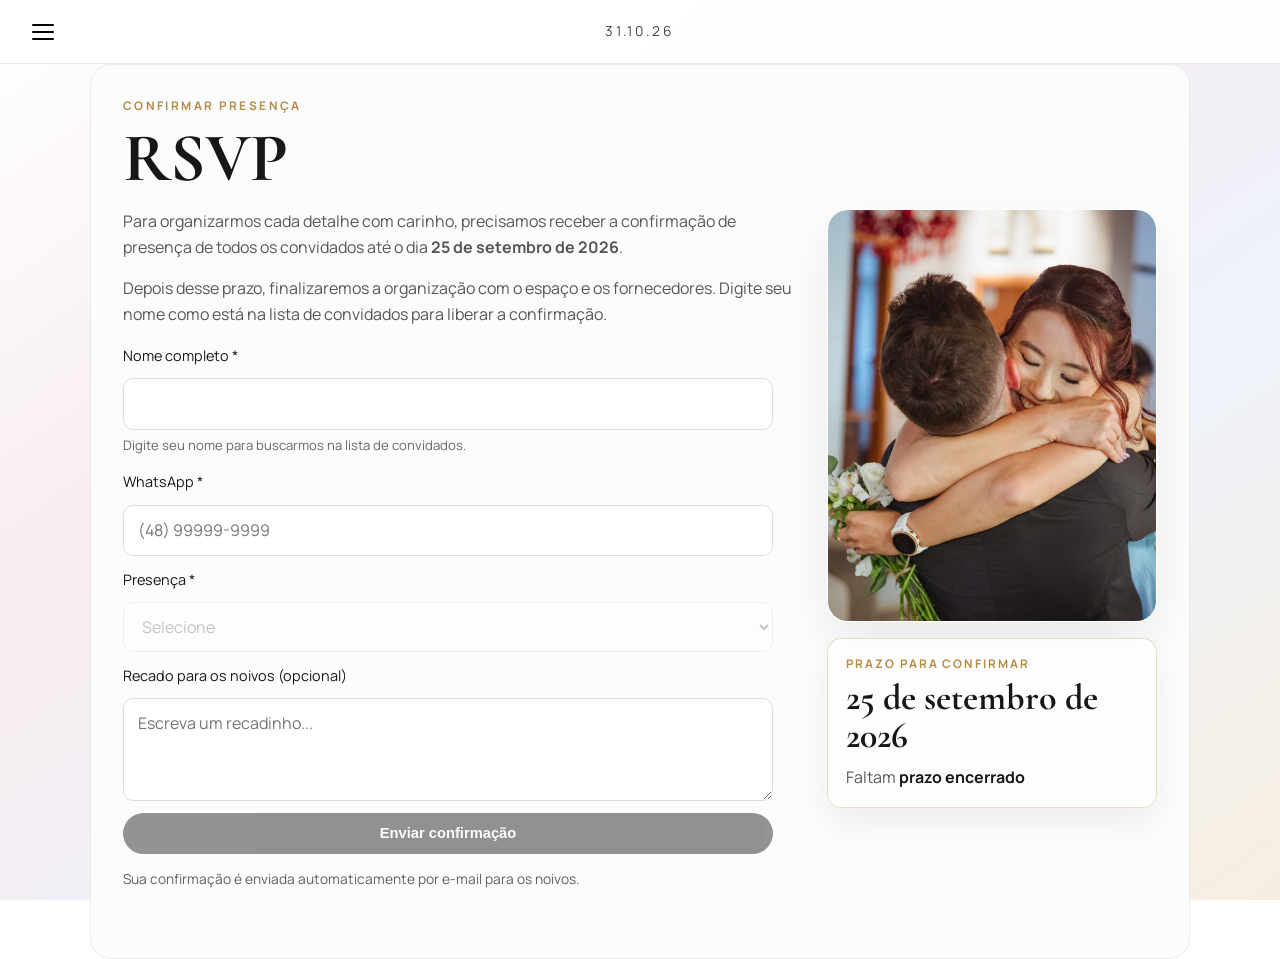
<file: confirmar-presenca.html>
<!doctype html>
<html lang="pt-BR">
  <head>
    <meta charset="UTF-8" />
    <meta name="viewport" content="width=device-width, initial-scale=1.0" />
    <title>Confirmar presença | Simone e Richard</title>
    <link rel="icon" type="image/png" href="assets/images/favicon-monograma-circulo.png" />
    <link rel="preconnect" href="https://fonts.googleapis.com" />
    <link rel="preconnect" href="https://fonts.gstatic.com" crossorigin />
    <link href="https://fonts.googleapis.com/css2?family=Allura&family=Cormorant+Garamond:wght@400;500;600;700&family=Manrope:wght@400;500;600;700&display=swap" rel="stylesheet" />
    <link rel="stylesheet" href="styles.css?v=20260820-6" />
  </head>
  <body>
    <header class="topbar"><button class="menu-toggle" id="menu-toggle" type="button" aria-label="Abrir menu" aria-controls="site-menu" aria-expanded="false"><span></span><span></span><span></span></button><a class="topbar-date" href="index.html">31.10.26</a><span class="topbar-spacer" aria-hidden="true"></span></header>
    <div class="menu-overlay" id="menu-overlay"></div>
    <aside class="side-menu" id="site-menu" aria-hidden="true"><div class="side-menu-head"><p>Menu</p><button id="menu-close" type="button" class="menu-close" aria-label="Fechar menu">Fechar</button></div><nav class="side-nav"><a href="nossa-historia.html">Nossa história</a><a href="endereco.html">Endereço</a><a href="cronograma-casamento.html">Cronograma do casamento</a><a href="confirmar-presenca.html" aria-current="page">Confirmar presença</a><a href="dress-code.html">Dress Code</a><a href="lista-presentes.html">Lista de presentes</a><a href="hospedagem-salao.html">Hospedagem e salão</a></nav></aside>
    <main class="detail-main">
      <section class="section rsvp detail-section">
        <p class="eyebrow">Confirmar presença</p>
        <h1>RSVP</h1>
        <div class="rsvp-layout">
          <div class="rsvp-content">
            <p class="intro">
              Para organizarmos cada detalhe com carinho, precisamos receber a
              confirmação de presença de todos os convidados até o dia
              <strong>25 de setembro de 2026</strong>.
            </p>
            <p class="intro">
              Depois desse prazo, finalizaremos a organização com o espaço e os
              fornecedores. Digite seu nome como está na lista de convidados para
              liberar a confirmação.
            </p>
            <form id="rsvp-form" class="rsvp-form">
              <label for="guest-name">Nome completo *</label>
              <input id="guest-name" name="guestName" type="text" autocomplete="name" required />
              <p id="guest-match-feedback" class="field-hint" role="status" aria-live="polite">Digite seu nome para buscarmos na lista de convidados.</p>
              <input id="matched-guest-name" name="matchedGuestName" type="hidden" />
              <label for="guest-whatsapp">WhatsApp *</label>
              <input id="guest-whatsapp" name="whatsapp" type="tel" autocomplete="tel" placeholder="(48) 99999-9999" required />
              <label for="guest-presence">Presença *</label>
              <select id="guest-presence" name="presence" required disabled><option value="">Selecione</option><option value="sim">Sim, vou comemorar com vocês!</option><option value="nao">Não poderei comparecer</option></select>
              <label for="guest-message">Recado para os noivos (opcional)</label>
              <textarea id="guest-message" name="message" rows="3" placeholder="Escreva um recadinho..."></textarea>
              <button type="submit" class="btn btn-primary" id="rsvp-submit" disabled>Enviar confirmação</button>
              <p class="rsvp-note">Sua confirmação é enviada automaticamente por e-mail para os noivos.</p>
              <p id="rsvp-feedback" class="feedback" role="status" aria-live="polite"></p>
            </form>
          </div>
          <div class="rsvp-side">
            <figure class="detail-side-photo rsvp-photo reveal delay-1">
              <img src="assets/images/confirmar-presenca.jpg" alt="Simone abraçando Richard" />
            </figure>
            <div class="rsvp-deadline" aria-label="Prazo para confirmação de presença">
              <span>Prazo para confirmar</span>
              <strong>25 de setembro de 2026</strong>
              <p>Faltam <b id="rsvp-deadline-countdown">carregando...</b></p>
            </div>
          </div>
        </div>
      </section>
    </main>
    <script src="script.js?v=20260820-6"></script>
  </body>
</html>
</file>
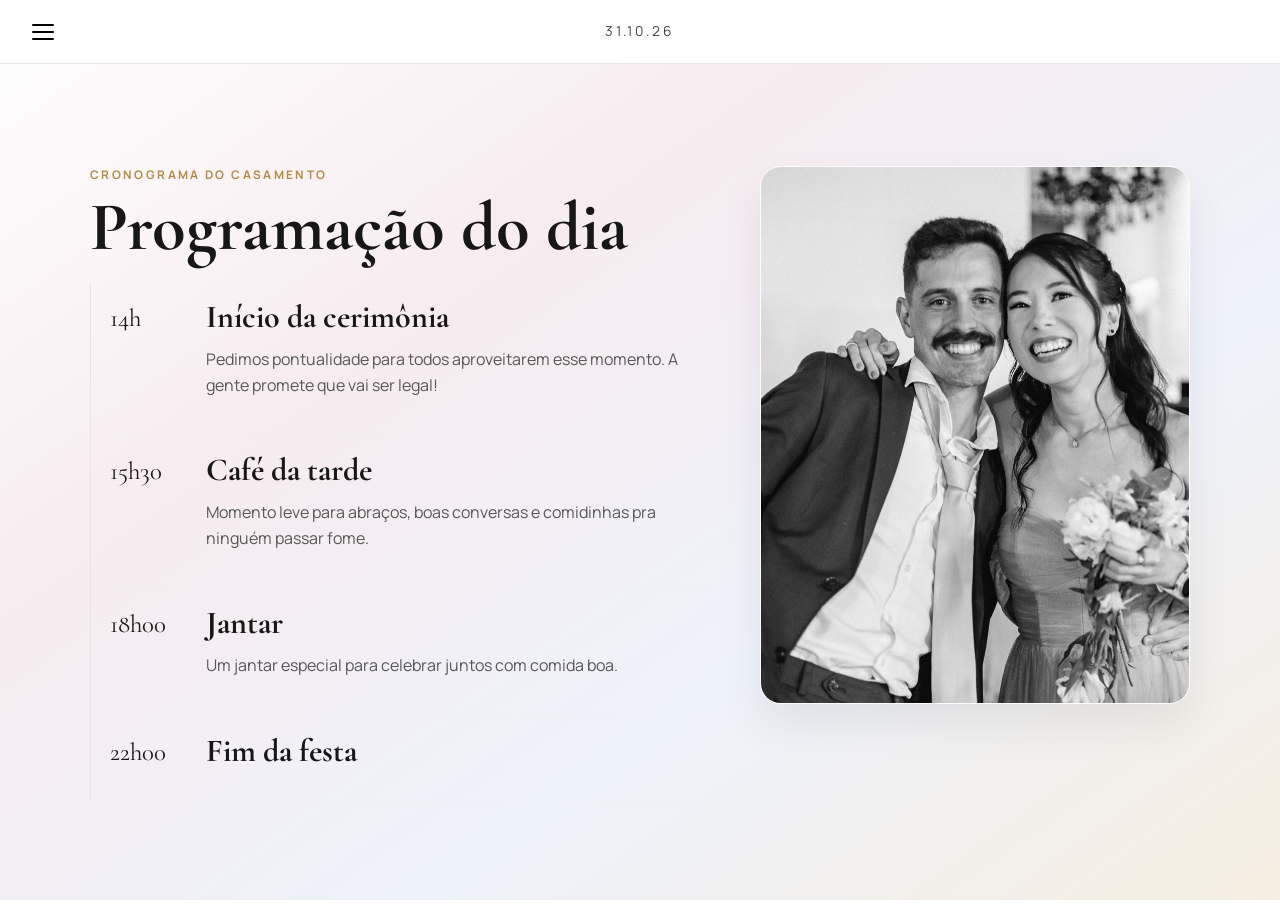
<file: cronograma-casamento.html>
<!doctype html>
<html lang="pt-BR">
  <head>
    <meta charset="UTF-8" />
    <meta name="viewport" content="width=device-width, initial-scale=1.0" />
    <title>Cronograma | Simone e Richard</title>
    <link rel="icon" type="image/png" href="assets/images/favicon-monograma-circulo.png" />
    <link rel="preconnect" href="https://fonts.googleapis.com" />
    <link rel="preconnect" href="https://fonts.gstatic.com" crossorigin />
    <link href="https://fonts.googleapis.com/css2?family=Allura&family=Cormorant+Garamond:wght@400;500;600;700&family=Manrope:wght@400;500;600;700&display=swap" rel="stylesheet" />
    <link rel="stylesheet" href="styles.css?v=20260820-6" />
  </head>
  <body>
    <header class="topbar"><button class="menu-toggle" id="menu-toggle" type="button" aria-label="Abrir menu" aria-controls="site-menu" aria-expanded="false"><span></span><span></span><span></span></button><a class="topbar-date" href="index.html">31.10.26</a><span class="topbar-spacer" aria-hidden="true"></span></header>
    <div class="menu-overlay" id="menu-overlay"></div>
    <aside class="side-menu" id="site-menu" aria-hidden="true"><div class="side-menu-head"><p>Menu</p><button id="menu-close" type="button" class="menu-close" aria-label="Fechar menu">Fechar</button></div><nav class="side-nav"><a href="nossa-historia.html">Nossa história</a><a href="endereco.html">Endereço</a><a href="cronograma-casamento.html" aria-current="page">Cronograma do casamento</a><a href="confirmar-presenca.html">Confirmar presença</a><a href="dress-code.html">Dress Code</a><a href="lista-presentes.html">Lista de presentes</a><a href="hospedagem-salao.html">Hospedagem e salão</a></nav></aside>
    <main class="detail-main">
      <section class="section detail-section">
        <div class="detail-visual-layout">
          <div>
            <p class="eyebrow">Cronograma do casamento</p>
            <h1>Programação do dia</h1>
            <div class="timeline">
              <article class="timeline-item reveal"><span class="timeline-time">14h</span><div><h3>Início da cerimônia</h3><p>Pedimos pontualidade para todos aproveitarem esse momento. A gente promete que vai ser legal!</p></div></article>
              <article class="timeline-item reveal"><span class="timeline-time">15h30</span><div><h3>Café da tarde</h3><p>Momento leve para abraços, boas conversas e comidinhas pra ninguém passar fome.</p></div></article>
              <article class="timeline-item reveal"><span class="timeline-time">18h00</span><div><h3>Jantar</h3><p>Um jantar especial para celebrar juntos com comida boa.</p></div></article>
              <article class="timeline-item reveal"><span class="timeline-time">22h00</span><div><h3>Fim da festa</h3></div></article>
            </div>
          </div>
          <figure class="detail-side-photo reveal delay-1">
            <img src="assets/images/cronograma.jpg" alt="Simone e Richard sorrindo no casamento civil" />
          </figure>
        </div>
      </section>
    </main>
    <script src="script.js?v=20260820-6"></script>
  </body>
</html>
</file>
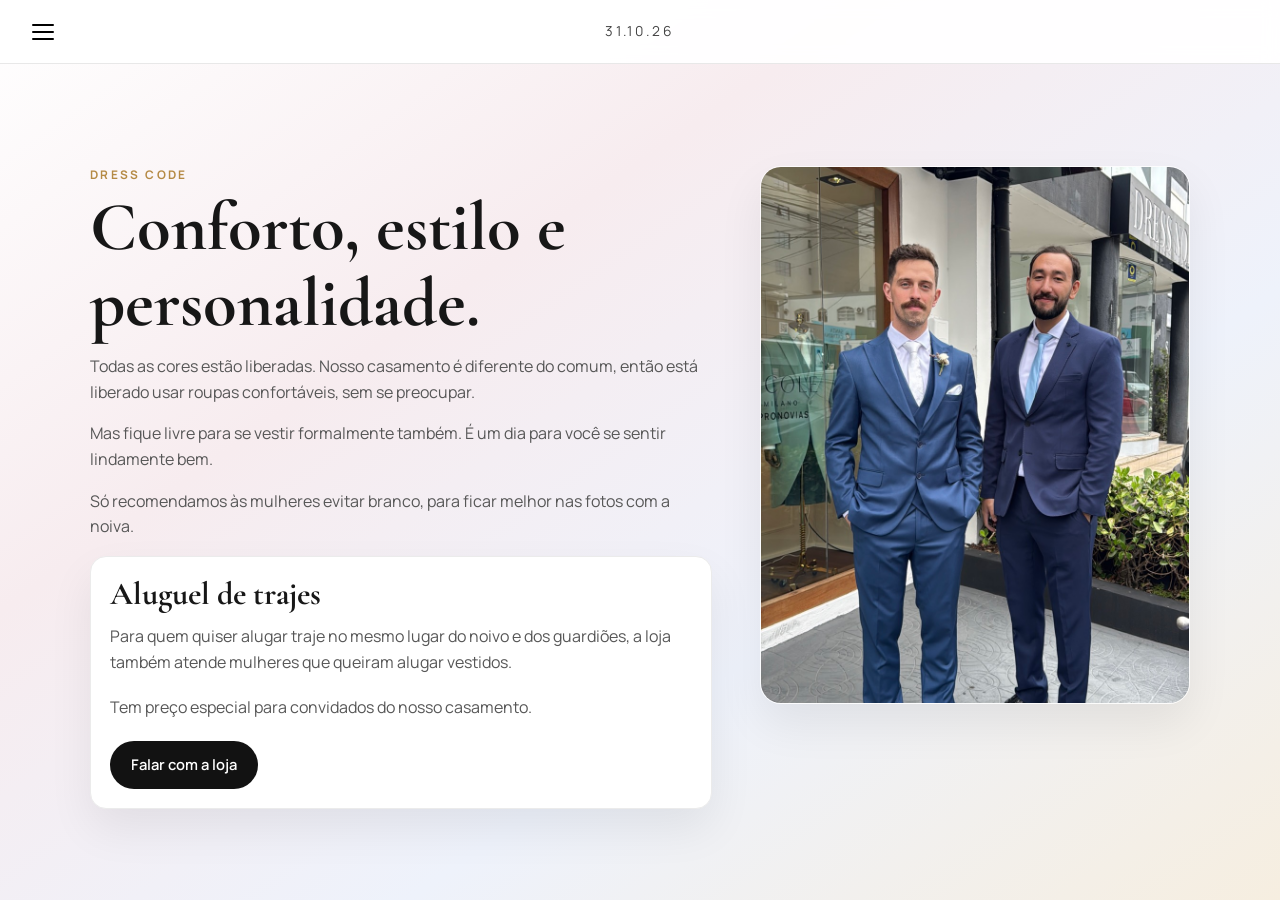
<file: dress-code.html>
<!doctype html>
<html lang="pt-BR">
  <head>
    <meta charset="UTF-8" />
    <meta name="viewport" content="width=device-width, initial-scale=1.0" />
    <title>Dress Code | Simone e Richard</title>
    <link rel="icon" type="image/png" href="assets/images/favicon-monograma-circulo.png" />
    <link rel="preconnect" href="https://fonts.googleapis.com" />
    <link rel="preconnect" href="https://fonts.gstatic.com" crossorigin />
    <link href="https://fonts.googleapis.com/css2?family=Allura&family=Cormorant+Garamond:wght@400;500;600;700&family=Manrope:wght@400;500;600;700&display=swap" rel="stylesheet" />
    <link rel="stylesheet" href="styles.css?v=20260820-6" />
  </head>
  <body>
    <header class="topbar"><button class="menu-toggle" id="menu-toggle" type="button" aria-label="Abrir menu" aria-controls="site-menu" aria-expanded="false"><span></span><span></span><span></span></button><a class="topbar-date" href="index.html">31.10.26</a><span class="topbar-spacer" aria-hidden="true"></span></header>
    <div class="menu-overlay" id="menu-overlay"></div>
    <aside class="side-menu" id="site-menu" aria-hidden="true"><div class="side-menu-head"><p>Menu</p><button id="menu-close" type="button" class="menu-close" aria-label="Fechar menu">Fechar</button></div><nav class="side-nav"><a href="nossa-historia.html">Nossa história</a><a href="endereco.html">Endereço</a><a href="cronograma-casamento.html">Cronograma do casamento</a><a href="confirmar-presenca.html">Confirmar presença</a><a href="dress-code.html" aria-current="page">Dress Code</a><a href="lista-presentes.html">Lista de presentes</a><a href="hospedagem-salao.html">Hospedagem e salão</a></nav></aside>
    <main class="detail-main">
      <section class="section detail-section">
        <div class="detail-visual-layout">
          <div>
            <p class="eyebrow">Dress Code</p>
            <h1>Conforto, estilo e personalidade.</h1>
            <p class="intro">Todas as cores estão liberadas. Nosso casamento é diferente do comum, então está liberado usar roupas confortáveis, sem se preocupar.</p>
            <p class="intro">Mas fique livre para se vestir formalmente também. É um dia para você se sentir lindamente bem.</p>
            <p class="intro">Só recomendamos às mulheres evitar branco, para ficar melhor nas fotos com a noiva.</p>
            <div class="suggestion-card reveal">
              <h3>Aluguel de trajes</h3>
              <p>Para quem quiser alugar traje no mesmo lugar do noivo e dos guardiões, a loja também atende mulheres que queiram alugar vestidos.</p>
              <p>Tem preço especial para convidados do nosso casamento.</p>
              <a class="btn btn-primary" href="https://linktr.ee/udmaia?utm_source=ig&utm_medium=social&utm_content=link_in_bio&fbclid=PAZXh0bgNhZW0CMTEAc3J0YwZhcHBfaWQPOTM2NjE5NzQzMzkyNDU5AAGnSmkcojsD9ShlM8pETC1nVj4lwMAaf70Ji_bJ6DERRJgyF4ToR3qTTm9icC8_aem_R0qc6yZ84LE1DGCnrAZe1A" target="_blank" rel="noopener">Falar com a loja</a>
            </div>
          </div>
          <figure class="detail-side-photo reveal delay-1">
            <img src="assets/images/loja-trajes.jpg" alt="Richard e guardião com trajes alugados" />
          </figure>
        </div>
      </section>
    </main>
    <script src="script.js?v=20260820-6"></script>
  </body>
</html>
</file>
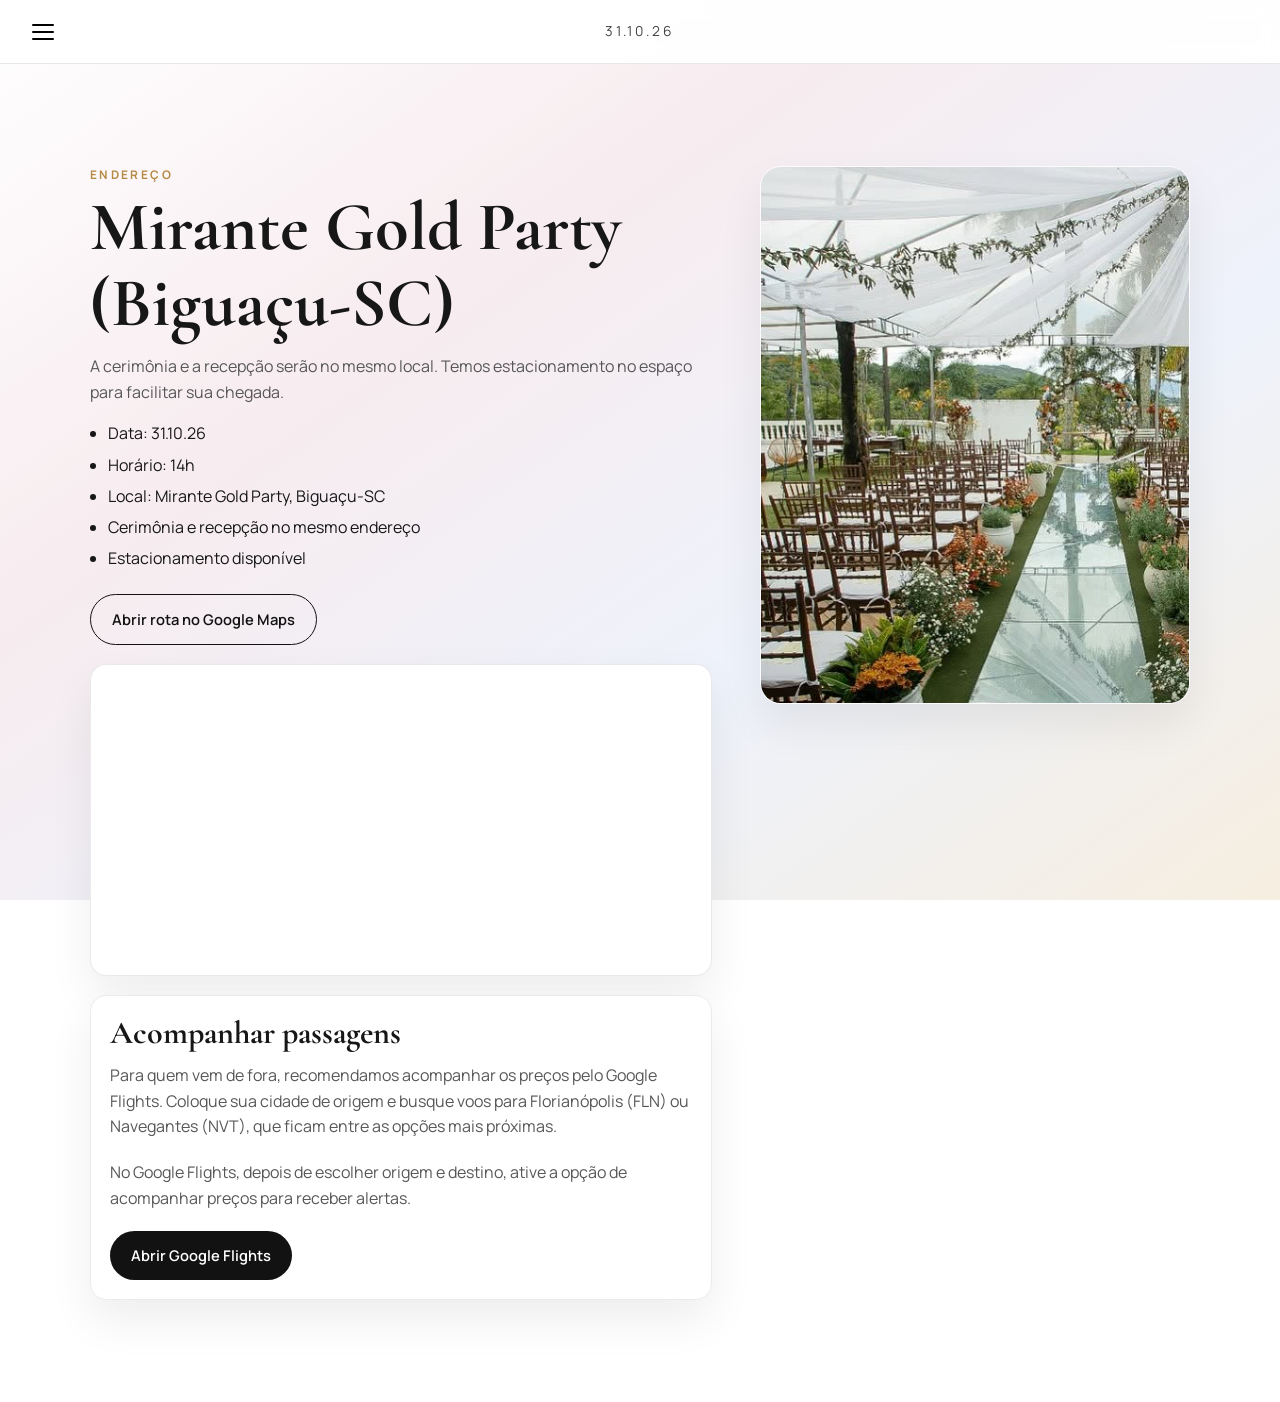
<file: endereco.html>
<!doctype html>
<html lang="pt-BR">
  <head>
    <meta charset="UTF-8" />
    <meta name="viewport" content="width=device-width, initial-scale=1.0" />
    <title>Endereço | Simone e Richard</title>
    <link rel="icon" type="image/png" href="assets/images/favicon-monograma-circulo.png" />
    <link rel="preconnect" href="https://fonts.googleapis.com" />
    <link rel="preconnect" href="https://fonts.gstatic.com" crossorigin />
    <link href="https://fonts.googleapis.com/css2?family=Allura&family=Cormorant+Garamond:wght@400;500;600;700&family=Manrope:wght@400;500;600;700&display=swap" rel="stylesheet" />
    <link rel="stylesheet" href="styles.css?v=20260820-6" />
  </head>
  <body>
    <header class="topbar">
      <button class="menu-toggle" id="menu-toggle" type="button" aria-label="Abrir menu" aria-controls="site-menu" aria-expanded="false"><span></span><span></span><span></span></button>
      <a class="topbar-date" href="index.html">31.10.26</a>
      <span class="topbar-spacer" aria-hidden="true"></span>
    </header>
    <div class="menu-overlay" id="menu-overlay"></div>
    <aside class="side-menu" id="site-menu" aria-hidden="true">
      <div class="side-menu-head"><p>Menu</p><button id="menu-close" type="button" class="menu-close" aria-label="Fechar menu">Fechar</button></div>
      <nav class="side-nav">
        <a href="nossa-historia.html">Nossa história</a>
        <a href="endereco.html" aria-current="page">Endereço</a>
        <a href="cronograma-casamento.html">Cronograma do casamento</a>
        <a href="confirmar-presenca.html">Confirmar presença</a>
        <a href="dress-code.html">Dress Code</a>
        <a href="lista-presentes.html">Lista de presentes</a>
        <a href="hospedagem-salao.html">Hospedagem e salão</a>
      </nav>
    </aside>
    <main class="detail-main">
      <section class="section detail-section">
        <div class="address-layout">
          <div class="address-content">
            <p class="eyebrow">Endereço</p>
            <h1>Mirante Gold Party (Biguaçu-SC)</h1>
            <p class="intro">A cerimônia e a recepção serão no mesmo local. Temos estacionamento no espaço para facilitar sua chegada.</p>
            <ul class="details-list">
              <li>Data: 31.10.26</li>
              <li>Horário: 14h</li>
              <li>Local: Mirante Gold Party, Biguaçu-SC</li>
              <li>Cerimônia e recepção no mesmo endereço</li>
              <li>Estacionamento disponível</li>
            </ul>
            <a class="btn btn-outline" href="https://www.google.com/maps/search/?api=1&query=Mirante+Gold+Party+Bigua%C3%A7u+SC" target="_blank" rel="noopener noreferrer">Abrir rota no Google Maps</a>
            <div class="map-card reveal">
              <iframe
                title="Mapa do Mirante Gold Party"
                src="https://www.google.com/maps?q=Mirante%20Gold%20Party%20Bigua%C3%A7u%20SC&output=embed"
                loading="lazy"
                referrerpolicy="no-referrer-when-downgrade"
                allowfullscreen
              ></iframe>
            </div>
            <div class="suggestion-card reveal travel-card">
              <h3>Acompanhar passagens</h3>
              <p>Para quem vem de fora, recomendamos acompanhar os preços pelo Google Flights. Coloque sua cidade de origem e busque voos para Florianópolis (FLN) ou Navegantes (NVT), que ficam entre as opções mais próximas.</p>
              <p>No Google Flights, depois de escolher origem e destino, ative a opção de acompanhar preços para receber alertas.</p>
              <a class="btn btn-primary" href="https://www.google.com/travel/flights" target="_blank" rel="noopener noreferrer">Abrir Google Flights</a>
            </div>
          </div>
          <figure class="address-photo reveal delay-1">
            <img src="assets/images/mirante.jpg" alt="Área da cerimônia no Mirante Gold Party" />
          </figure>
        </div>
      </section>
    </main>
    <script src="script.js?v=20260820-6"></script>
  </body>
</html>
</file>
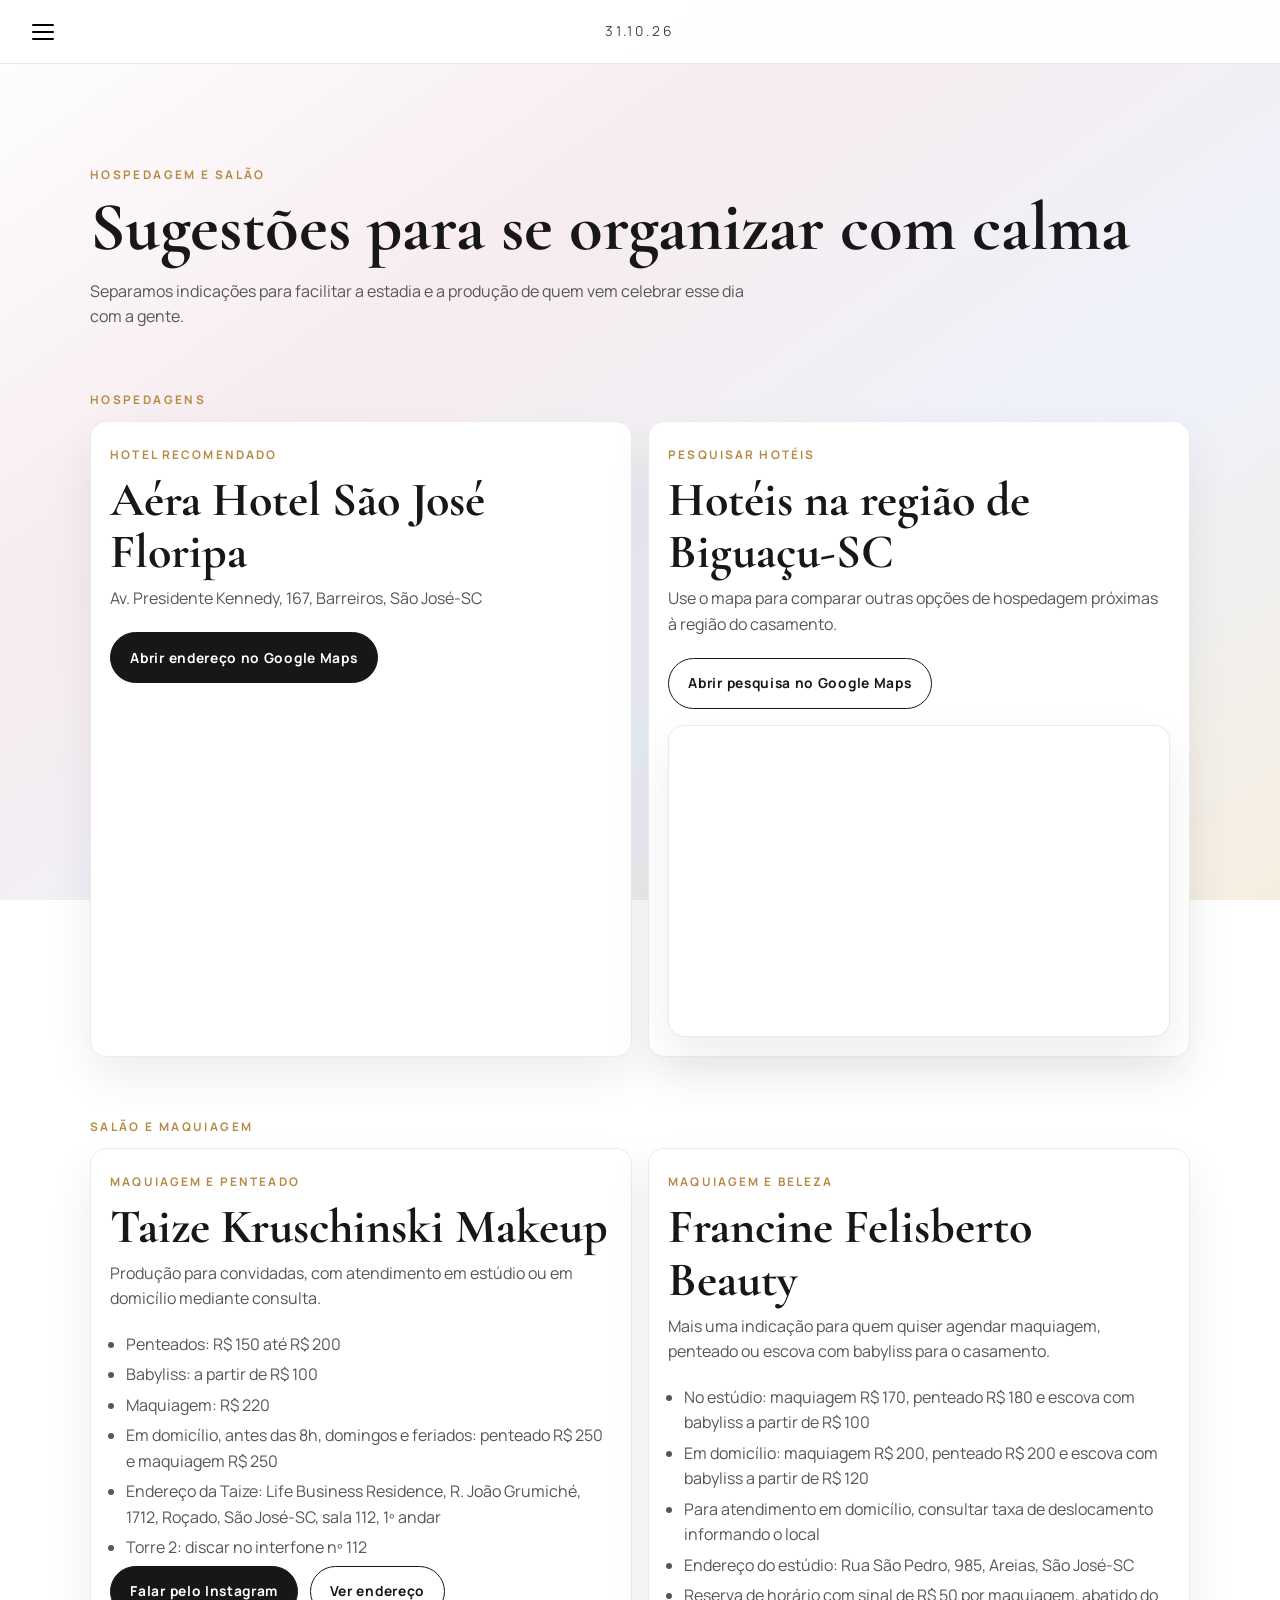
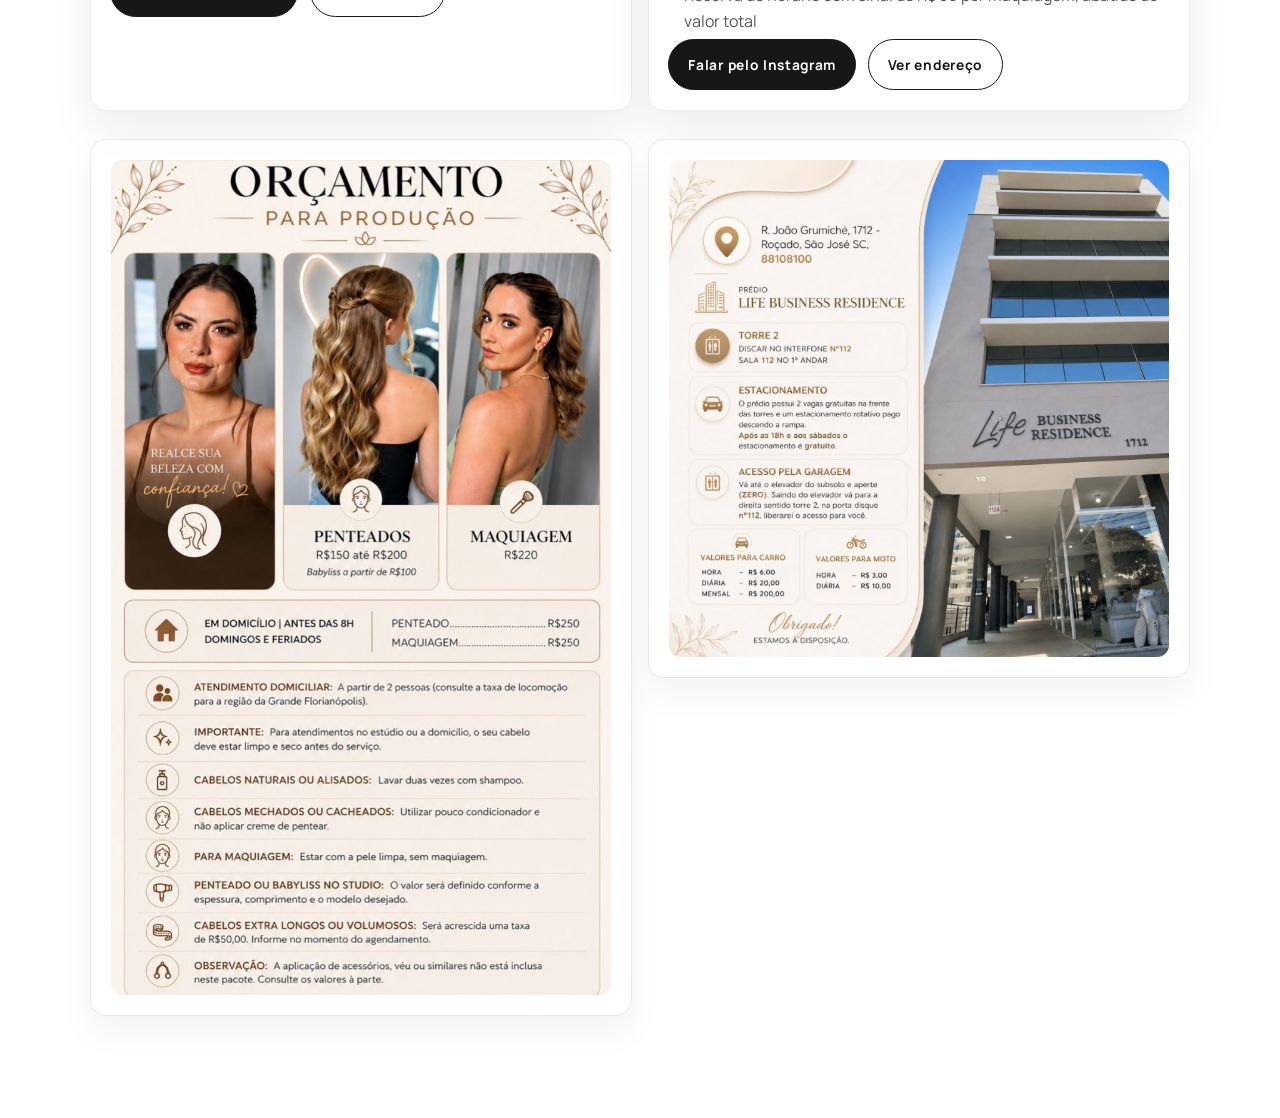
<file: hospedagem-salao.html>
<!doctype html>
<html lang="pt-BR">
  <head>
    <meta charset="UTF-8" />
    <meta name="viewport" content="width=device-width, initial-scale=1.0" />
    <title>Hospedagem e salão | Simone e Richard</title>
    <link rel="icon" type="image/png" href="assets/images/favicon-monograma-circulo.png" />
    <link rel="preconnect" href="https://fonts.googleapis.com" />
    <link rel="preconnect" href="https://fonts.gstatic.com" crossorigin />
    <link href="https://fonts.googleapis.com/css2?family=Allura&family=Cormorant+Garamond:wght@400;500;600;700&family=Manrope:wght@400;500;600;700&display=swap" rel="stylesheet" />
    <link rel="stylesheet" href="styles.css?v=20260820-6" />
  </head>
  <body>
    <header class="topbar"><button class="menu-toggle" id="menu-toggle" type="button" aria-label="Abrir menu" aria-controls="site-menu" aria-expanded="false"><span></span><span></span><span></span></button><a class="topbar-date" href="index.html">31.10.26</a><span class="topbar-spacer" aria-hidden="true"></span></header>
    <div class="menu-overlay" id="menu-overlay"></div>
    <aside class="side-menu" id="site-menu" aria-hidden="true"><div class="side-menu-head"><p>Menu</p><button id="menu-close" type="button" class="menu-close" aria-label="Fechar menu">Fechar</button></div><nav class="side-nav"><a href="nossa-historia.html">Nossa história</a><a href="endereco.html">Endereço</a><a href="cronograma-casamento.html">Cronograma do casamento</a><a href="confirmar-presenca.html">Confirmar presença</a><a href="dress-code.html">Dress Code</a><a href="lista-presentes.html">Lista de presentes</a><a href="hospedagem-salao.html" aria-current="page">Hospedagem e salão</a></nav></aside>
    <main class="detail-main">
      <section class="section suggestions detail-section">
        <p class="eyebrow">Hospedagem e salão</p>
        <h1>Sugestões para se organizar com calma</h1>
        <p class="intro">Separamos indicações para facilitar a estadia e a produção de quem vem celebrar esse dia com a gente.</p>
        <section class="suggestion-group">
          <p class="eyebrow">Hospedagens</p>
          <div class="suggestions-grid lodging-grid">
            <article class="suggestion-card">
              <span>Hotel recomendado</span>
              <h2>Aéra Hotel São José Floripa</h2>
              <p>Av. Presidente Kennedy, 167, Barreiros, São José-SC</p>
              <a class="button-link" href="https://maps.app.goo.gl/CDZ7LQKU2SyofwrL6?g_st=iw" target="_blank" rel="noopener">Abrir endereço no Google Maps</a>
            </article>
            <article class="suggestion-card map-suggestion-card">
              <span>Pesquisar hotéis</span>
              <h2>Hotéis na região de Biguaçu-SC</h2>
              <p>Use o mapa para comparar outras opções de hospedagem próximas à região do casamento.</p>
              <a class="button-link button-link-ghost" href="https://www.google.com/maps/search/Hotel+Bigua%C3%A7u+Santa+Catarina" target="_blank" rel="noopener">Abrir pesquisa no Google Maps</a>
              <div class="map-card">
                <iframe
                  title="Pesquisa de hotéis em Biguaçu-SC"
                  src="https://www.google.com/maps?q=Hotel%20Bigua%C3%A7u%20Santa%20Catarina&output=embed"
                  loading="lazy"
                  referrerpolicy="no-referrer-when-downgrade"
                  allowfullscreen
                ></iframe>
              </div>
            </article>
          </div>
        </section>
        <section class="suggestion-group">
          <p class="eyebrow">Salão e maquiagem</p>
          <div class="suggestions-grid beauty-grid">
            <article class="suggestion-card">
              <span>Maquiagem e penteado</span>
              <h2>Taize Kruschinski Makeup</h2>
              <p>Produção para convidadas, com atendimento em estúdio ou em domicílio mediante consulta.</p>
              <ul class="suggestion-list">
                <li>Penteados: R$ 150 até R$ 200</li>
                <li>Babyliss: a partir de R$ 100</li>
                <li>Maquiagem: R$ 220</li>
                <li>Em domicílio, antes das 8h, domingos e feriados: penteado R$ 250 e maquiagem R$ 250</li>
                <li>Endereço da Taize: Life Business Residence, R. João Grumiché, 1712, Roçado, São José-SC, sala 112, 1º andar</li>
                <li>Torre 2: discar no interfone nº 112</li>
              </ul>
              <div class="button-row">
                <a class="button-link" href="https://www.instagram.com/taizekruschinskimakeup?igsh=MTE5M2dzZ29qcWU5eg==" target="_blank" rel="noopener">Falar pelo Instagram</a>
                <a class="button-link button-link-ghost" href="https://maps.google.com/?q=Rua%20Jo%C3%A3o%20Grumich%C3%A9%2C%201712%2C%20Ro%C3%A7ado%2C%20S%C3%A3o%20Jos%C3%A9%2C%20SC%2C%2088108-100" target="_blank" rel="noopener">Ver endereço</a>
              </div>
            </article>
            <article class="suggestion-card">
              <span>Maquiagem e beleza</span>
              <h2>Francine Felisberto Beauty</h2>
              <p>Mais uma indicação para quem quiser agendar maquiagem, penteado ou escova com babyliss para o casamento.</p>
              <ul class="suggestion-list">
                <li>No estúdio: maquiagem R$ 170, penteado R$ 180 e escova com babyliss a partir de R$ 100</li>
                <li>Em domicílio: maquiagem R$ 200, penteado R$ 200 e escova com babyliss a partir de R$ 120</li>
                <li>Para atendimento em domicílio, consultar taxa de deslocamento informando o local</li>
                <li>Endereço do estúdio: Rua São Pedro, 985, Areias, São José-SC</li>
                <li>Reserva de horário com sinal de R$ 50 por maquiagem, abatido do valor total</li>
              </ul>
              <div class="button-row">
                <a class="button-link" href="https://www.instagram.com/francinefelisbertobeauty/" target="_blank" rel="noopener">Falar pelo Instagram</a>
                <a class="button-link button-link-ghost" href="https://maps.google.com/?q=Rua%20S%C3%A3o%20Pedro%2C%20985%2C%20Areias%2C%20S%C3%A3o%20Jos%C3%A9%2C%20SC" target="_blank" rel="noopener">Ver endereço</a>
              </div>
            </article>
          </div>
          <div class="salon-info salon-images">
            <figure>
              <img src="assets/images/taize-orcamento.jpg" alt="Orçamento de maquiagem e penteado da Taize Kruschinski Makeup" />
            </figure>
            <figure>
              <img src="assets/images/taize-endereco.jpg" alt="Informações de endereço e acesso ao Life Business Residence" />
            </figure>
          </div>
        </section>
      </section>
    </main>
    <script src="script.js?v=20260820-6"></script>
  </body>
</html>
</file>
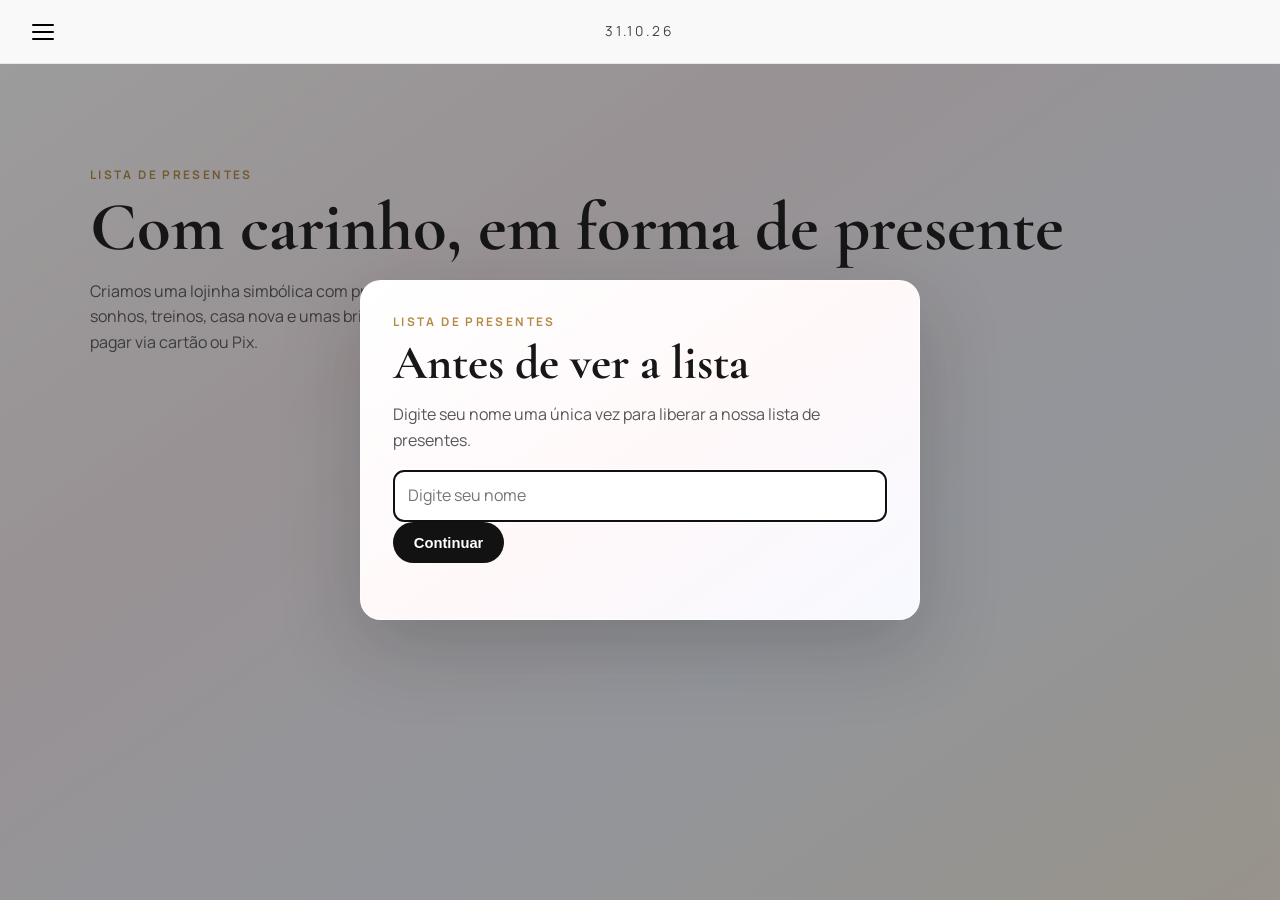
<file: lista-presentes.html>
<!doctype html>
<html lang="pt-BR">
  <head>
    <meta charset="UTF-8" />
    <meta name="viewport" content="width=device-width, initial-scale=1.0" />
    <title>Lista de presentes | Simone e Richard</title>
    <link rel="icon" type="image/png" href="assets/images/favicon-monograma-circulo.png" />
    <link rel="preconnect" href="https://fonts.googleapis.com" />
    <link rel="preconnect" href="https://fonts.gstatic.com" crossorigin />
    <link href="https://fonts.googleapis.com/css2?family=Allura&family=Cormorant+Garamond:wght@400;500;600;700&family=Manrope:wght@400;500;600;700&display=swap" rel="stylesheet" />
    <link rel="stylesheet" href="styles.css?v=20260820-6" />
  </head>
  <body>
    <header class="topbar"><button class="menu-toggle" id="menu-toggle" type="button" aria-label="Abrir menu" aria-controls="site-menu" aria-expanded="false"><span></span><span></span><span></span></button><a class="topbar-date" href="index.html">31.10.26</a><span class="topbar-spacer" aria-hidden="true"></span></header>
    <div class="menu-overlay" id="menu-overlay"></div>
    <aside class="side-menu" id="site-menu" aria-hidden="true"><div class="side-menu-head"><p>Menu</p><button id="menu-close" type="button" class="menu-close" aria-label="Fechar menu">Fechar</button></div><nav class="side-nav"><a href="nossa-historia.html">Nossa história</a><a href="endereco.html">Endereço</a><a href="cronograma-casamento.html">Cronograma do casamento</a><a href="confirmar-presenca.html">Confirmar presença</a><a href="dress-code.html">Dress Code</a><a href="lista-presentes.html" aria-current="page">Lista de presentes</a><a href="hospedagem-salao.html">Hospedagem e salão</a></nav></aside>
    <main class="detail-main">
      <section class="section gifts detail-section">
        <p class="eyebrow">Lista de presentes</p>
        <h1>Com carinho, em forma de presente</h1>
        <p class="intro">Criamos uma lojinha simbólica com presentes que contam um pouco da nossa vida real: sonhos, treinos, casa nova e umas brincadeiras bem nossas. Ao escolher um item, você pode pagar via cartão ou Pix.</p>
        <div class="gift-shop" id="gift-shop" aria-live="polite" hidden></div>
      </section>
    </main>
    <div class="modal-backdrop" id="gift-modal" aria-hidden="true">
      <div class="gift-modal" role="dialog" aria-modal="true" aria-labelledby="gift-modal-title">
        <button class="modal-close" type="button" data-close-gift-modal aria-label="Fechar">×</button>
        <p class="eyebrow">Lista de presentes</p>
        <h2 id="gift-modal-title">Quem vai presentear?</h2>
        <p class="gift-modal-copy" id="gift-modal-copy">Preencha seu nome para liberarmos as opções de pagamento desse presente.</p>
        <input id="gift-buyer-name" class="gift-buyer-input" type="text" autocomplete="name" placeholder="Digite seu nome" />
        <button class="btn btn-primary" type="button" id="gift-save-buyer">Continuar</button>
        <div class="gift-payment" id="gift-payment" hidden>
          <a class="btn btn-primary gift-card-payment" id="gift-card-payment" href="#" target="_blank" rel="noopener">Pagar com cartão</a>
          <div class="gift-pix-area">
            <h3>Pix direto para os noivos</h3>
            <div class="qr-placeholder" id="gift-qr-placeholder" aria-label="QR Code Pix"><span>QR Code Pix em breve</span></div>
            <label class="gift-buyer-label" for="gift-pix-copy">Pix copia e cola</label>
            <div class="pix-copy-row">
              <input id="gift-pix-copy" class="gift-buyer-input" type="text" readonly value="Pix copia e cola em breve" />
              <button class="btn btn-outline" type="button" id="gift-copy-pix">Copiar</button>
            </div>
          </div>
        </div>
        <p id="gift-feedback" class="feedback" role="status" aria-live="polite"></p>
      </div>
    </div>
    <script src="script.js?v=20260820-6"></script>
  </body>
</html>
</file>
<file: styles.css>
:root {
  --white: #ffffff;
  --black: #171717;
  --text-soft: #575757;
  --line: #e8e8e8;
  --rose: #e5c1c8;
  --rose-deep: #caa2ac;
  --navy-soft: #d8e0f5;
  --gold: #b58a45;
  --section-spacing: clamp(4rem, 8vw, 7rem);
  --radius-lg: 1rem;
  --radius-xl: 1.3rem;
  --shadow-soft: 0 20px 45px rgba(0, 0, 0, 0.07);
}

*,
*::before,
*::after {
  box-sizing: border-box;
}

html {
  scroll-behavior: smooth;
}

body {
  margin: 0;
  font-family: "Manrope", "Avenir Next", "Segoe UI", sans-serif;
  background: linear-gradient(
    145deg,
    #ffffff 0%,
    #f7ecef 34%,
    #eef2fb 66%,
    #f6eee0 100%
  );
  background-attachment: fixed;
  color: var(--black);
  line-height: 1.6;
}

body.menu-open {
  overflow: hidden;
}

img {
  display: block;
  max-width: 100%;
}

h1,
h2,
h3 {
  margin: 0 0 0.8rem;
  line-height: 1.1;
  font-family: "Cormorant Garamond", Georgia, serif;
}

h1 {
  font-size: clamp(2.2rem, 7vw, 4.3rem);
}

h2 {
  font-size: clamp(1.9rem, 4vw, 3rem);
}

h3 {
  font-size: clamp(1.3rem, 2.8vw, 2rem);
}

p {
  margin: 0 0 1rem;
}

main {
  overflow: clip;
}

.detail-main {
  min-height: 100vh;
  padding-top: 4rem;
}

.topbar {
  position: fixed;
  top: 0;
  left: 0;
  right: 0;
  z-index: 100;
  height: 4rem;
  padding: 0 clamp(1rem, 3vw, 2rem);
  display: grid;
  grid-template-columns: 44px 1fr 44px;
  align-items: center;
  background: rgba(255, 255, 255, 0.94);
  border-bottom: 1px solid var(--line);
  backdrop-filter: blur(8px);
}

.menu-toggle {
  width: 44px;
  height: 44px;
  border: 0;
  background: transparent;
  display: inline-flex;
  flex-direction: column;
  justify-content: center;
  gap: 5px;
  cursor: pointer;
  padding: 0;
}

.menu-toggle span {
  width: 22px;
  height: 2px;
  background: #000;
  border-radius: 999px;
  transition: transform 0.24s ease, opacity 0.24s ease;
}

body.menu-open .menu-toggle span:nth-child(1) {
  transform: translateY(7px) rotate(45deg);
}

body.menu-open .menu-toggle span:nth-child(2) {
  opacity: 0;
}

body.menu-open .menu-toggle span:nth-child(3) {
  transform: translateY(-7px) rotate(-45deg);
}

.topbar-date {
  margin: 0;
  text-align: center;
  font-size: 0.86rem;
  letter-spacing: 0.22em;
  text-transform: uppercase;
  color: #444;
  text-decoration: none;
}

.topbar-spacer {
  width: 44px;
  height: 44px;
}

.home-page.is-over-hero .topbar {
  background: transparent;
  border-bottom: 0;
  backdrop-filter: none;
}

.home-page.is-over-hero .menu-toggle span {
  background: #fff;
  box-shadow: 0 1px 8px rgba(0, 0, 0, 0.3);
}

.home-page.is-over-hero .topbar-date {
  color: #fff;
  text-shadow: 0 1px 12px rgba(0, 0, 0, 0.42);
}

.menu-overlay {
  position: fixed;
  inset: 0;
  z-index: 70;
  background: rgba(18, 18, 18, 0.34);
  opacity: 0;
  pointer-events: none;
  transition: opacity 0.24s ease;
}

.side-menu {
  position: fixed;
  top: 0;
  left: 0;
  z-index: 80;
  width: min(88vw, 330px);
  height: 100%;
  background: #fff;
  border-right: 1px solid var(--line);
  transform: translateX(-105%);
  transition: transform 0.26s ease;
  display: flex;
  flex-direction: column;
  padding: 1.2rem 1rem 1.4rem;
}

body.menu-open .side-menu {
  transform: translateX(0);
}

body.menu-open .menu-overlay {
  opacity: 1;
  pointer-events: auto;
}

.side-menu-head {
  display: flex;
  justify-content: space-between;
  align-items: center;
  padding: 0.35rem 0.25rem 1.1rem;
  border-bottom: 1px solid var(--line);
}

.side-menu-head p {
  margin: 0;
  font-family: "Cormorant Garamond", serif;
  font-size: 1.5rem;
}

.menu-close {
  border: 0;
  background: transparent;
  color: #222;
  font-size: 0.9rem;
  cursor: pointer;
}

.side-nav {
  display: grid;
  gap: 0.45rem;
  margin-top: 1rem;
}

.side-nav a {
  color: #1c1c1c;
  text-decoration: none;
  padding: 0.7rem 0.75rem;
  border-radius: 0.7rem;
  border: 1px solid transparent;
  transition: border-color 0.22s ease, background 0.22s ease;
}

.side-nav a:hover,
.side-nav a:focus-visible,
.side-nav a[aria-current="page"] {
  border-color: #d8d8d8;
  background: #fafafa;
}

.hero {
  position: relative;
  min-height: 100vh;
  padding-top: 4rem;
  display: grid;
  place-items: center;
  background: transparent;
  overflow: hidden;
  isolation: isolate;
}

.hero-collage {
  position: absolute;
  inset: 0;
  z-index: 1;
  pointer-events: none;
}

.hero-slideshow {
  position: absolute;
  inset: 0;
  z-index: 1;
  pointer-events: none;
  background: #111;
}

.hero-slide {
  position: absolute;
  inset: 0;
  margin: 0;
  opacity: 0;
  transition: opacity 1.35s ease;
  will-change: opacity;
}

.hero-slide.is-active {
  opacity: 1;
}

.hero-slide img {
  display: block;
  width: 100%;
  height: 100%;
  object-fit: cover;
  object-position: center;
}

.hero-photo {
  --photo-x: 0px;
  --photo-y: 0px;
  --photo-r: 0deg;
  --hero-frame-pad: 0.4rem;
  --hero-frame-radius: 0.65rem;
  --hero-image-radius: 0.34rem;
  --hero-frame-border: 1px;
  position: absolute;
  top: 0;
  left: 0;
  margin: 0;
  padding: var(--hero-frame-pad);
  border-radius: var(--hero-frame-radius);
  border: var(--hero-frame-border) solid rgba(255, 255, 255, 0.72);
  background: rgba(255, 255, 255, 0.58);
  box-shadow: 0 12px 28px rgba(23, 23, 23, 0.2);
  transform: translate(var(--photo-x), var(--photo-y)) rotate(var(--photo-r));
  transform-origin: center;
  overflow: hidden;
  opacity: 1;
}

.hero-photo img {
  width: 100%;
  height: 100%;
  object-fit: contain;
  object-position: center;
  border-radius: var(--hero-image-radius);
  background: rgba(255, 255, 255, 0.35);
  filter: saturate(0.94) contrast(0.96);
}

.hero-smoke {
  position: absolute;
  inset: 0;
  z-index: 2;
  pointer-events: none;
  background:
    radial-gradient(circle at 12% 18%, rgba(255, 255, 255, 0.74), transparent 45%),
    radial-gradient(circle at 86% 22%, rgba(255, 255, 255, 0.68), transparent 43%),
    radial-gradient(circle at 52% 68%, rgba(255, 255, 255, 0.64), transparent 52%),
    linear-gradient(
      180deg,
      rgba(255, 255, 255, 0.42) 0%,
      rgba(255, 255, 255, 0.56) 45%,
      rgba(255, 255, 255, 0.64) 100%
    );
  backdrop-filter: blur(2.2px);
}

.hero-monogram {
  position: absolute;
  top: 50%;
  left: 50%;
  width: min(55vw, 440px);
  transform: translate(-50%, -50%);
  transform-origin: center;
  transition: transform 0.2s linear, opacity 0.2s linear;
  opacity: 0.96;
  z-index: 3;
  filter: drop-shadow(0 2px 14px rgba(0, 0, 0, 0.42));
}

.hero-copy {
  margin-top: min(62vh, 36rem);
  text-align: center;
  position: relative;
  z-index: 4;
}

.hero-date-title {
  margin-bottom: 0.4rem;
  font-size: clamp(2rem, 5.8vw, 4.1rem);
  letter-spacing: 0.02em;
  font-weight: 500;
  color: #fff;
  text-shadow: 0 2px 18px rgba(0, 0, 0, 0.48);
}

.hero-time {
  margin: 0 0 0.35rem;
  font-size: clamp(0.9rem, 1.9vw, 1.05rem);
  letter-spacing: 0.14em;
  text-transform: uppercase;
  color: #fff;
  text-shadow: 0 2px 14px rgba(0, 0, 0, 0.48);
}

.hero-eyebrow {
  margin: 0 0 0.2rem;
  text-transform: uppercase;
  letter-spacing: 0.22em;
  font-size: 0.74rem;
  color: #5f5f5f;
}

.hero-subtitle {
  margin: 0;
  font-size: clamp(0.9rem, 2vw, 1.05rem);
  letter-spacing: 0.05em;
  color: #fff;
  text-shadow: 0 2px 14px rgba(0, 0, 0, 0.48);
}

.hero-countdown {
  position: absolute;
  bottom: 1.4rem;
  margin: 0;
  font-size: 0.84rem;
  color: rgba(255, 255, 255, 0.9);
  letter-spacing: 0.05em;
  z-index: 4;
  text-shadow: 0 2px 14px rgba(0, 0, 0, 0.5);
}

.hero-countdown span {
  color: #fff;
  font-weight: 600;
}

.section {
  width: min(1100px, 92vw);
  margin: 0 auto;
  padding: var(--section-spacing) 0;
  border-top: 1px solid #f0f0f0;
  scroll-margin-top: 5rem;
}

.detail-section {
  border-top: 0;
}

.tab-section[hidden] {
  display: none;
}

.section.is-active {
  animation: tabSectionEnter 0.42s ease both;
}

@keyframes tabSectionEnter {
  from {
    opacity: 0;
    transform: translateY(14px);
  }

  to {
    opacity: 1;
    transform: translateY(0);
  }
}

.eyebrow {
  margin: 0 0 0.3rem;
  font-size: 0.74rem;
  letter-spacing: 0.2em;
  text-transform: uppercase;
  color: var(--gold);
  font-weight: 700;
}

.intro {
  max-width: 68ch;
  color: var(--text-soft);
}

.story {
  display: block;
}

.story-layout {
  display: grid;
  grid-template-columns: minmax(0, 1fr) minmax(230px, 320px);
  gap: clamp(1.6rem, 4vw, 3.4rem);
  align-items: center;
}

.story-text {
  max-width: 720px;
}

.story-text p {
  color: var(--text-soft);
}

.proposal-video {
  width: min(100%, 320px);
  margin: 0;
  justify-self: center;
  position: sticky;
  top: 5.4rem;
  text-align: center;
}

.proposal-video figcaption {
  margin: 0 0 0.8rem;
  font-family: "Allura", "Brush Script MT", cursive;
  font-size: clamp(2rem, 4vw, 3rem);
  line-height: 1;
  color: #171717;
}

.proposal-video video {
  width: 100%;
  aspect-ratio: 9 / 16;
  object-fit: cover;
  border-radius: 0.85rem;
  border: 1px solid rgba(255, 255, 255, 0.78);
  background: #111;
  box-shadow: 0 22px 42px rgba(23, 23, 23, 0.16);
}

.home-links {
  padding-top: clamp(3rem, 6vw, 5rem);
}

.home-links h2 {
  max-width: 720px;
}

.home-links-grid {
  display: grid;
  grid-template-columns: repeat(3, minmax(0, 1fr));
  gap: 0.9rem;
  margin-top: 1.4rem;
}

.home-link-card {
  min-height: 128px;
  display: grid;
  align-content: space-between;
  gap: 1rem;
  padding: 1.05rem;
  border: 1px solid rgba(181, 138, 69, 0.28);
  border-radius: 0.8rem;
  background: rgba(255, 255, 255, 0.58);
  color: #171717;
  text-decoration: none;
  box-shadow: 0 16px 34px rgba(23, 23, 23, 0.06);
  transition: transform 0.22s ease, border-color 0.22s ease, background 0.22s ease;
}

.home-link-card:hover,
.home-link-card:focus-visible {
  transform: translateY(-3px);
  border-color: rgba(181, 138, 69, 0.58);
  background: rgba(255, 255, 255, 0.82);
}

.home-link-card span {
  font-family: "Cormorant Garamond", Georgia, serif;
  font-size: clamp(1.35rem, 2vw, 1.75rem);
  line-height: 1.08;
}

.home-link-card strong {
  color: var(--text-soft);
  font-size: 0.86rem;
  font-weight: 600;
}

.suggestion-card {
  padding: clamp(1.3rem, 3vw, 2rem);
  border: 1px solid rgba(181, 138, 69, 0.28);
  border-radius: var(--radius-xl);
  background: rgba(255, 255, 255, 0.68);
  box-shadow: var(--shadow-soft);
}

.suggestions-grid {
  display: grid;
  grid-template-columns: repeat(3, minmax(0, 1fr));
  gap: 1rem;
  margin: 1.8rem 0;
}

.suggestion-group {
  margin-top: clamp(2.2rem, 5vw, 3.8rem);
}

.suggestion-group > .eyebrow {
  margin-bottom: 0.7rem;
}

.lodging-grid,
.beauty-grid {
  grid-template-columns: repeat(2, minmax(0, 1fr));
  margin-top: 0;
}

.map-suggestion-card .map-card {
  margin-top: 1rem;
}

.map-suggestion-card iframe {
  min-height: 280px;
}

.suggestion-card span {
  display: inline-block;
  margin-bottom: 0.55rem;
  color: var(--gold);
  font-size: 0.74rem;
  font-weight: 700;
  letter-spacing: 0.18em;
  text-transform: uppercase;
}

.suggestion-card h2 {
  margin: 0 0 0.45rem;
  font-size: clamp(1.9rem, 4vw, 3rem);
}

.suggestion-card p {
  margin: 0 0 1.25rem;
  color: var(--text-soft);
}

.suggestion-list {
  margin: 0 0 1.25rem;
  padding-left: 1.1rem;
  color: var(--text-soft);
}

.suggestion-list li {
  margin-bottom: 0.35rem;
}

.button-row {
  display: flex;
  flex-wrap: wrap;
  gap: 0.7rem;
}

.button-link {
  display: inline-flex;
  align-items: center;
  justify-content: center;
  min-height: 46px;
  padding: 0.85rem 1.2rem;
  border: 1px solid #171717;
  border-radius: 999px;
  background: #171717;
  color: #fff;
  font-size: 0.86rem;
  font-weight: 700;
  letter-spacing: 0.05em;
  text-decoration: none;
  transition: transform 0.2s ease, background 0.2s ease, color 0.2s ease;
}

.button-link:hover,
.button-link:focus-visible {
  transform: translateY(-2px);
  background: transparent;
  color: #171717;
}

.button-link-ghost {
  background: transparent;
  color: #171717;
}

.button-link-ghost:hover,
.button-link-ghost:focus-visible {
  background: #171717;
  color: #fff;
}

.salon-info {
  display: grid;
  grid-template-columns: minmax(0, 1fr) minmax(210px, 0.72fr) minmax(210px, 0.72fr);
  gap: 1rem;
  align-items: start;
  margin-top: 1rem;
}

.salon-images {
  grid-template-columns: repeat(2, minmax(0, 1fr));
}

.hotel-map-card {
  display: grid;
  grid-template-columns: minmax(240px, 0.55fr) minmax(0, 1fr);
  gap: 1rem;
  align-items: stretch;
  margin: 1rem 0;
}

.hotel-map-card > div:first-child {
  padding: clamp(1.2rem, 2.6vw, 1.8rem);
  border: 1px solid rgba(181, 138, 69, 0.22);
  border-radius: var(--radius-lg);
  background: rgba(255, 255, 255, 0.62);
  box-shadow: 0 16px 34px rgba(23, 23, 23, 0.05);
}

.hotel-map-card h2 {
  margin: 0 0 0.55rem;
  font-size: clamp(1.75rem, 3vw, 2.55rem);
}

.hotel-map-card p:not(.eyebrow) {
  margin: 0 0 1.2rem;
  color: var(--text-soft);
}

.hotel-map-card .map-card {
  margin-top: 0;
  min-height: 100%;
}

.hotel-map-card iframe {
  min-height: 360px;
}

.salon-info > div,
.salon-info figure {
  margin: 0;
  padding: clamp(1rem, 2vw, 1.25rem);
  border: 1px solid rgba(232, 232, 232, 0.9);
  border-radius: var(--radius-lg);
  background: rgba(255, 255, 255, 0.62);
  box-shadow: 0 16px 34px rgba(23, 23, 23, 0.05);
}

.salon-info h2 {
  margin: 0 0 0.5rem;
  font-size: clamp(1.7rem, 3vw, 2.45rem);
}

.salon-info p {
  margin: 0 0 0.75rem;
  color: var(--text-soft);
}

.salon-info img {
  display: block;
  width: 100%;
  border-radius: 0.75rem;
}

.memories-section {
  overflow: hidden;
}

.memories-section .eyebrow {
  text-align: center;
}

.memories {
  position: relative;
  min-height: 700px;
  contain: layout paint style;
}

.memory-card {
  position: absolute;
  left: 0;
  top: 0;
  transform: translate3d(
      calc(var(--memory-x, 0px) + var(--memory-float-x, 0px)),
      calc(var(--memory-y, 0px) + var(--memory-float-y, 0px)),
      0
    )
    rotate(calc(var(--memory-rotate, 0deg) + var(--memory-float-rotate, 0deg)))
    scale(var(--memory-scale, 1));
  background: #fff;
  border-radius: 0.35rem;
  padding: 0.68rem 0.68rem 1.35rem;
  border: 1px solid #ececec;
  box-shadow: 0 18px 35px rgba(0, 0, 0, 0.11);
  transition: transform 0.95s cubic-bezier(0.22, 0.84, 0.2, 1), opacity 0.75s ease;
  will-change: transform, opacity;
}

.memory-card::before {
  content: "";
  position: absolute;
  top: -10px;
  left: 50%;
  width: 56px;
  height: 16px;
  border-radius: 2px;
  background: rgba(247, 247, 247, 0.88);
  border: 1px solid rgba(226, 226, 226, 0.9);
  transform: translateX(-50%) rotate(-2deg);
}

.memory-card.memory-card-empty {
  opacity: 0.6;
}

.memory-card.is-fading {
  opacity: 0;
  --memory-scale: 0.95;
}

.memory-image {
  width: var(--photo-width, 210px);
  height: var(--photo-height, auto);
  max-width: 100%;
  max-height: 300px;
  object-fit: contain;
  border-radius: 0.2rem;
  background: #f6f6f6;
  transition: opacity 0.55s ease, filter 0.55s ease, transform 0.55s ease;
  will-change: opacity, filter, transform;
}

.memory-image.is-changing {
  opacity: 0;
  filter: blur(2px);
  transform: scale(0.985);
}

.memory-card p {
  margin: 0.72rem 0 0.08rem;
  font-size: 1.45rem;
  font-family: "Allura", "Brush Script MT", cursive;
  line-height: 1;
  font-weight: 400;
  text-align: center;
  letter-spacing: 0.02em;
  text-transform: none;
  color: #686868;
}

.details-list {
  margin: 0 0 1.4rem;
  padding-left: 1.1rem;
}

.details-list li {
  margin-bottom: 0.35rem;
}

.address-layout {
  display: grid;
  grid-template-columns: minmax(0, 1fr) minmax(280px, 430px);
  gap: clamp(1.3rem, 4vw, 3rem);
  align-items: start;
}

.address-content {
  min-width: 0;
}

.address-photo {
  margin: 0;
  position: sticky;
  top: 5.4rem;
}

.address-photo img {
  width: 100%;
  aspect-ratio: 4 / 5;
  object-fit: cover;
  border-radius: var(--radius-xl);
  border: 1px solid rgba(255, 255, 255, 0.78);
  box-shadow: var(--shadow-soft);
}

.map-card {
  margin-top: 1.2rem;
  overflow: hidden;
  border: 1px solid rgba(232, 232, 232, 0.9);
  border-radius: var(--radius-lg);
  background: #fff;
  box-shadow: var(--shadow-soft);
}

.map-card iframe {
  display: block;
  width: 100%;
  min-height: 310px;
  border: 0;
}

.timeline {
  margin-top: 1.1rem;
  border-left: 1px solid #e5e5e5;
  padding-left: 1.2rem;
}

.timeline-item {
  display: grid;
  grid-template-columns: 80px 1fr;
  gap: 1rem;
  padding: 1rem 0 1.3rem;
  border-bottom: 1px solid #efefef;
}

.timeline-time {
  font-family: "Cormorant Garamond", serif;
  font-size: 1.55rem;
}

.timeline-item p {
  color: var(--text-soft);
}

.rsvp {
  background: #fcfcfc;
  border: 1px solid #ebebeb;
  border-radius: var(--radius-xl);
  padding: clamp(1.3rem, 4vw, 2rem);
}

.rsvp-layout {
  display: grid;
  grid-template-columns: minmax(0, 1fr) minmax(245px, 330px);
  gap: clamp(1.1rem, 3vw, 2rem);
  align-items: start;
}

.rsvp-content {
  min-width: 0;
}

.rsvp-side {
  display: grid;
  gap: 1rem;
}

.rsvp-form {
  max-width: 650px;
  margin-top: 1rem;
  display: grid;
  gap: 0.72rem;
}

.rsvp-form label {
  font-size: 0.9rem;
}

.rsvp-form input,
.rsvp-form select,
.rsvp-form textarea {
  width: 100%;
  font: inherit;
  padding: 0.75rem 0.85rem;
  border: 1px solid #ddd;
  border-radius: 0.64rem;
  background: #fff;
}

.rsvp-form select:disabled,
.rsvp-form button:disabled {
  cursor: not-allowed;
  opacity: 0.45;
}

.field-hint {
  margin: -0.38rem 0 0.15rem;
  color: #686868;
  font-size: 0.82rem;
}

.field-hint.success {
  color: #2f7d4a;
}

.field-hint.error {
  color: #b13e47;
}

.feedback {
  margin: 0.1rem 0 0;
  min-height: 1.4rem;
  font-size: 0.9rem;
}

.feedback.success {
  color: #2f7d4a;
}

.feedback.error {
  color: #b13e47;
}

.rsvp-note {
  margin: 0.2rem 0 0;
  color: #5f5f5f;
  font-size: 0.86rem;
}

.rsvp-deadline {
  margin: 0;
  padding: 1rem 1.1rem;
  border: 1px solid rgba(181, 138, 69, 0.28);
  border-radius: 0.9rem;
  background: rgba(255, 255, 255, 0.72);
  box-shadow: 0 16px 34px rgba(23, 23, 23, 0.06);
  position: sticky;
  top: 5.4rem;
}

.rsvp-deadline span {
  display: block;
  color: var(--gold);
  font-size: 0.74rem;
  font-weight: 700;
  letter-spacing: 0.16em;
  text-transform: uppercase;
}

.rsvp-deadline strong {
  display: block;
  margin-top: 0.35rem;
  font-family: "Cormorant Garamond", Georgia, serif;
  font-size: clamp(1.55rem, 3vw, 2.25rem);
  line-height: 1.05;
}

.rsvp-deadline p {
  margin: 0.65rem 0 0;
  color: var(--text-soft);
}

.rsvp-deadline b {
  color: #171717;
  font-weight: 700;
}

.color-rules {
  display: grid;
  grid-template-columns: repeat(2, minmax(0, 1fr));
  gap: 0.95rem;
  margin-top: 1.2rem;
}

.color-chip {
  min-height: 140px;
  border: 1px solid #ececec;
  border-radius: 0.95rem;
  padding: 1rem;
  display: grid;
  align-content: center;
}

.color-chip span {
  font-size: 0.75rem;
  letter-spacing: 0.14em;
  text-transform: uppercase;
}

.color-chip strong {
  margin-top: 0.35rem;
  font-size: 1.2rem;
}

.avoid-rose {
  background: linear-gradient(140deg, #f5d8de, var(--rose));
}

.avoid-blue {
  background: linear-gradient(140deg, #e1e8f9, var(--navy-soft));
}

.gift-shop {
  display: grid;
  grid-template-columns: repeat(3, minmax(0, 1fr));
  gap: 1rem;
  margin-top: 1.7rem;
}

.gift-shop[hidden] {
  display: none;
}

.gift-product-card,
.suggestion-card {
  border: 1px solid #ebebeb;
  background: #fff;
  border-radius: var(--radius-lg);
  padding: 1.2rem;
  box-shadow: var(--shadow-soft);
}

.gift-product-card {
  min-height: 100%;
  display: grid;
  gap: 0.9rem;
}

.gift-product-media {
  width: 100%;
  aspect-ratio: 1 / 1;
  border-radius: 0.9rem;
  display: grid;
  place-items: center;
  overflow: hidden;
  position: relative;
  isolation: isolate;
  background: #fff;
  border: 1px solid rgba(232, 232, 232, 0.9);
}

.gift-product-media::before {
  content: none;
}

.gift-product-media span {
  width: min(72%, 132px);
  aspect-ratio: 1;
  border-radius: 999px;
  display: grid;
  place-items: center;
  background: rgba(255, 255, 255, 0.54);
  color: rgba(23, 23, 23, 0.78);
  font-family: "Cormorant Garamond", Georgia, serif;
  font-size: clamp(2.2rem, 5vw, 4rem);
  line-height: 1;
  box-shadow: inset 0 0 0 1px rgba(255, 255, 255, 0.65);
}

.gift-product-media img {
  width: 100%;
  height: 100%;
  object-fit: contain;
  padding: 1rem;
}

.gift-product-card h3 {
  margin-bottom: 0;
  font-size: clamp(1.3rem, 2.2vw, 1.75rem);
}

.gift-price {
  margin: -0.35rem 0 0;
  color: var(--gold);
  font-weight: 800;
  letter-spacing: 0.02em;
}

.gift-product-card .btn {
  width: 100%;
  align-self: end;
}

.modal-backdrop {
  position: fixed;
  inset: 0;
  z-index: 60;
  display: grid;
  place-items: center;
  padding: 1.2rem;
  background: rgba(23, 23, 23, 0.42);
  opacity: 0;
  pointer-events: none;
  transition: opacity 0.2s ease;
}

.modal-backdrop.is-open {
  opacity: 1;
  pointer-events: auto;
}

.gift-modal {
  width: min(560px, 100%);
  max-height: min(86vh, 760px);
  overflow: auto;
  position: relative;
  border-radius: var(--radius-xl);
  background: linear-gradient(145deg, #fff, #fff8f9 52%, #f7f9ff);
  border: 1px solid rgba(255, 255, 255, 0.78);
  padding: clamp(1.2rem, 4vw, 2rem);
  box-shadow: 0 26px 80px rgba(23, 23, 23, 0.22);
}

.modal-close {
  position: absolute;
  top: 0.8rem;
  right: 0.8rem;
  width: 2.3rem;
  height: 2.3rem;
  border: 1px solid #e7e7e7;
  border-radius: 999px;
  background: #fff;
  color: #171717;
  font-size: 1.4rem;
  line-height: 1;
  cursor: pointer;
}

.gift-modal-copy {
  color: var(--text-soft);
}

.gift-buyer-label {
  display: block;
  margin: 0.8rem 0 0.38rem;
  font-size: 0.88rem;
  font-weight: 700;
}

.gift-buyer-input {
  width: 100%;
  font: inherit;
  padding: 0.78rem 0.88rem;
  border: 1px solid #ddd;
  border-radius: 0.64rem;
  background: #fff;
}

.gift-payment {
  margin-top: 1rem;
  padding-top: 1rem;
  border-top: 1px solid #eee;
}

.gift-card-payment {
  width: 100%;
}

.gift-card-payment.is-disabled {
  pointer-events: none;
  opacity: 0.48;
}

.gift-pix-area {
  margin-top: 1rem;
}

.pix-copy-row {
  display: grid;
  grid-template-columns: minmax(0, 1fr) auto;
  gap: 0.6rem;
}

.gift-list ul,
.suggestion-card ul {
  margin: 0.75rem 0 0;
  padding-left: 1rem;
}

.suggestion-card li {
  margin-bottom: 0.3rem;
  color: var(--text-soft);
}

.qr-placeholder {
  margin: 1rem 0;
  width: min(230px, 100%);
  aspect-ratio: 1;
  border-radius: 0.8rem;
  border: 1px dashed #b7b7b7;
  background: #fafafa;
  display: grid;
  place-items: center;
  text-align: center;
  padding: 1rem;
}

.qr-placeholder span {
  max-width: 14ch;
  font-size: 0.86rem;
  color: #575757;
  font-weight: 600;
}

.pix-key {
  margin: 0;
  font-size: 0.9rem;
  color: #555;
}

.suggestion-grid {
  display: grid;
  grid-template-columns: repeat(2, minmax(0, 1fr));
  gap: 1rem;
  margin-top: 1rem;
}

.travel-card {
  max-width: 680px;
  margin-top: 1.2rem;
}

.detail-visual-layout {
  display: grid;
  grid-template-columns: minmax(0, 1fr) minmax(280px, 430px);
  gap: clamp(1.3rem, 4vw, 3rem);
  align-items: start;
}

.detail-side-photo {
  margin: 0;
  position: sticky;
  top: 5.4rem;
}

.detail-side-photo img {
  width: 100%;
  aspect-ratio: 4 / 5;
  object-fit: cover;
  border-radius: var(--radius-xl);
  border: 1px solid rgba(255, 255, 255, 0.78);
  box-shadow: var(--shadow-soft);
}

.rsvp-photo {
  position: static;
}

.btn {
  display: inline-flex;
  align-items: center;
  justify-content: center;
  text-decoration: none;
  border: 0;
  border-radius: 999px;
  padding: 0.78rem 1.3rem;
  font-size: 0.92rem;
  font-weight: 600;
  cursor: pointer;
  transition: transform 0.2s ease, background 0.2s ease;
}

.btn:hover,
.btn:focus-visible {
  transform: translateY(-2px);
}

.btn-primary {
  background: #121212;
  color: #fff;
}

.btn-outline {
  border: 1px solid #121212;
  background: transparent;
  color: #121212;
}

.site-footer {
  width: min(1100px, 92vw);
  margin: 0 auto 2rem;
  border-top: 1px solid #f0f0f0;
  padding-top: 1rem;
}

.site-footer p {
  margin: 0;
  color: #5b5b5b;
}

.reveal {
  opacity: 0;
  transform: translateY(18px);
  transition: opacity 0.64s ease, transform 0.64s ease;
}

.reveal.in-view {
  opacity: 1;
  transform: translateY(0);
}

.delay-1 {
  transition-delay: 0.08s;
}

.delay-2 {
  transition-delay: 0.16s;
}

.delay-3 {
  transition-delay: 0.24s;
}

@media (max-width: 1100px) {
  .home-links-grid,
  .gift-shop {
    grid-template-columns: repeat(2, minmax(0, 1fr));
  }
}

@media (max-width: 920px) {
  .hero-monogram {
    width: min(72vw, 380px);
  }

  .hero-copy {
    margin-top: min(56vh, 30rem);
  }

  .story-layout,
  .address-layout,
  .detail-visual-layout,
  .rsvp-layout,
  .suggestion-grid,
  .suggestions-grid,
  .hotel-map-card,
  .salon-info,
  .home-links-grid {
    grid-template-columns: 1fr;
  }

  .proposal-video,
  .address-photo,
  .detail-side-photo,
  .rsvp-deadline {
    width: min(100%, 300px);
    position: static;
  }

  .address-photo {
    width: 100%;
    max-width: 520px;
  }

  .detail-side-photo {
    width: 100%;
    max-width: 520px;
  }

  .address-photo img,
  .detail-side-photo img {
    aspect-ratio: 4 / 3;
  }

  .rsvp-deadline {
    width: 100%;
    max-width: 650px;
  }

  .memories {
    min-height: auto;
    display: grid;
    grid-template-columns: repeat(2, minmax(0, 1fr));
    gap: 0.85rem;
  }

  .memory-card {
    position: relative;
    width: 100%;
    --photo-width: 100%;
    --photo-height: auto;
    top: auto;
    left: auto;
    transform: none !important;
  }

  .color-rules {
    grid-template-columns: 1fr;
  }
}

@media (max-width: 560px) {
  .topbar {
    height: 3.8rem;
  }

  .topbar-date {
    font-size: 0.78rem;
    letter-spacing: 0.16em;
  }

  .hero-monogram {
    width: min(84vw, 350px);
  }

  .hero-copy {
    margin-top: min(58vh, 27rem);
    padding-inline: 0.5rem;
  }

  .hero-date-title {
    font-size: clamp(1.8rem, 10vw, 2.6rem);
  }

  .hero-countdown {
    font-size: 0.78rem;
  }

  .home-link-card {
    min-height: 112px;
  }

  .gift-shop {
    grid-template-columns: 1fr;
  }

  .pix-copy-row {
    grid-template-columns: 1fr;
  }

  .timeline-item {
    grid-template-columns: 70px 1fr;
  }

  .memories {
    grid-template-columns: 1fr;
  }
}

@media (prefers-reduced-motion: reduce) {
  .memory-card,
  .memory-image {
    transition: none !important;
  }
}
</file>
